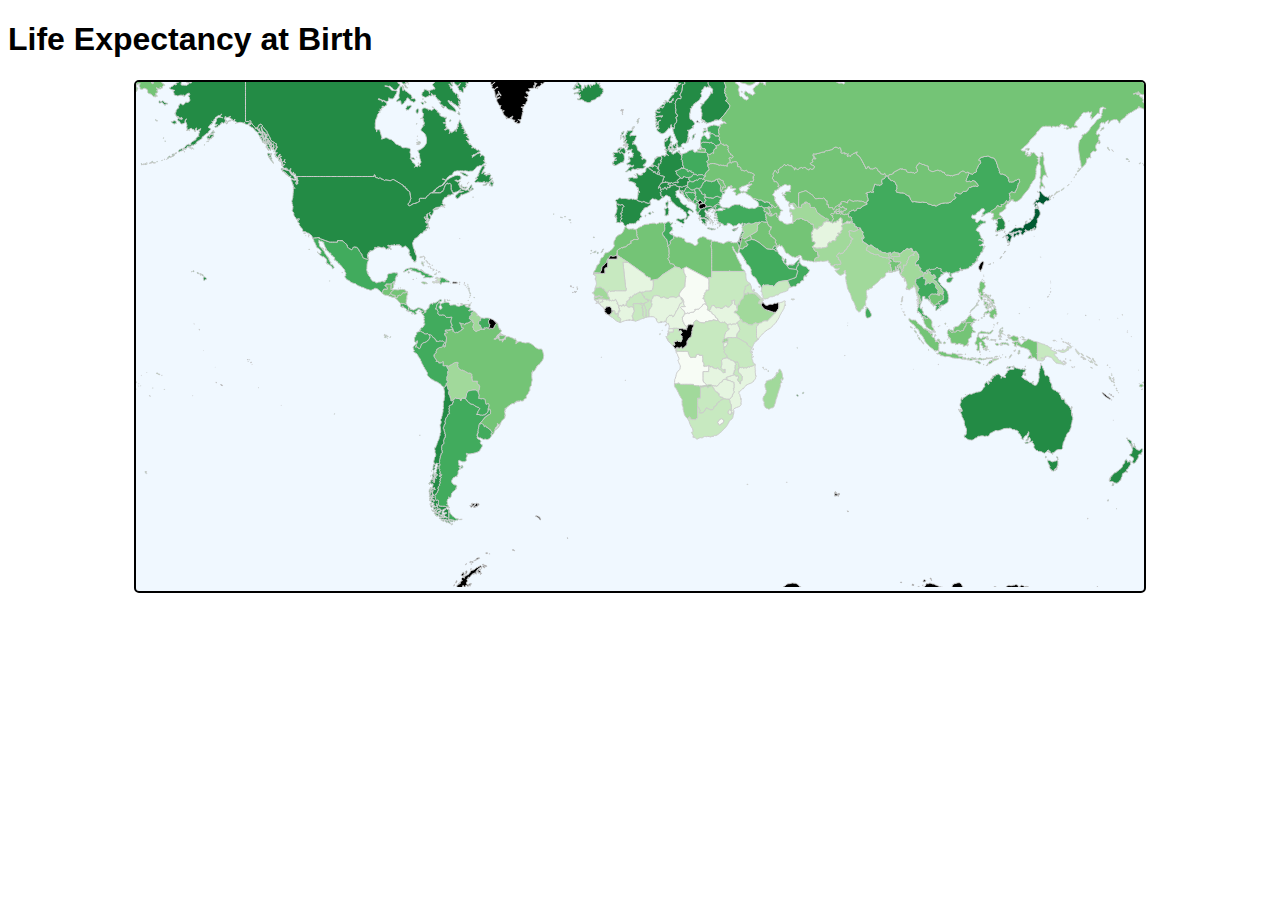
<file: projects/life_expectancy/index.html>
<!DOCTYPE html>
<meta charset="utf-8">
<title>Life Expectancy at Birth</title>
<link href="styles.css" rel="stylesheet" type="text/css"/>
<style>


</style>
</head>
<body>

  <h1>Life Expectancy at Birth</h1>
  <div id="container"></div>
  <script src="../../common/js/d3.v3.min.js"></script>
  <script src="../../common/js/queue.v1.min.js"></script>
  <script src="../../common/js/topojson.v1.min.js"></script>
  <script src="main.js"></script>
</body>
</html>
</file>
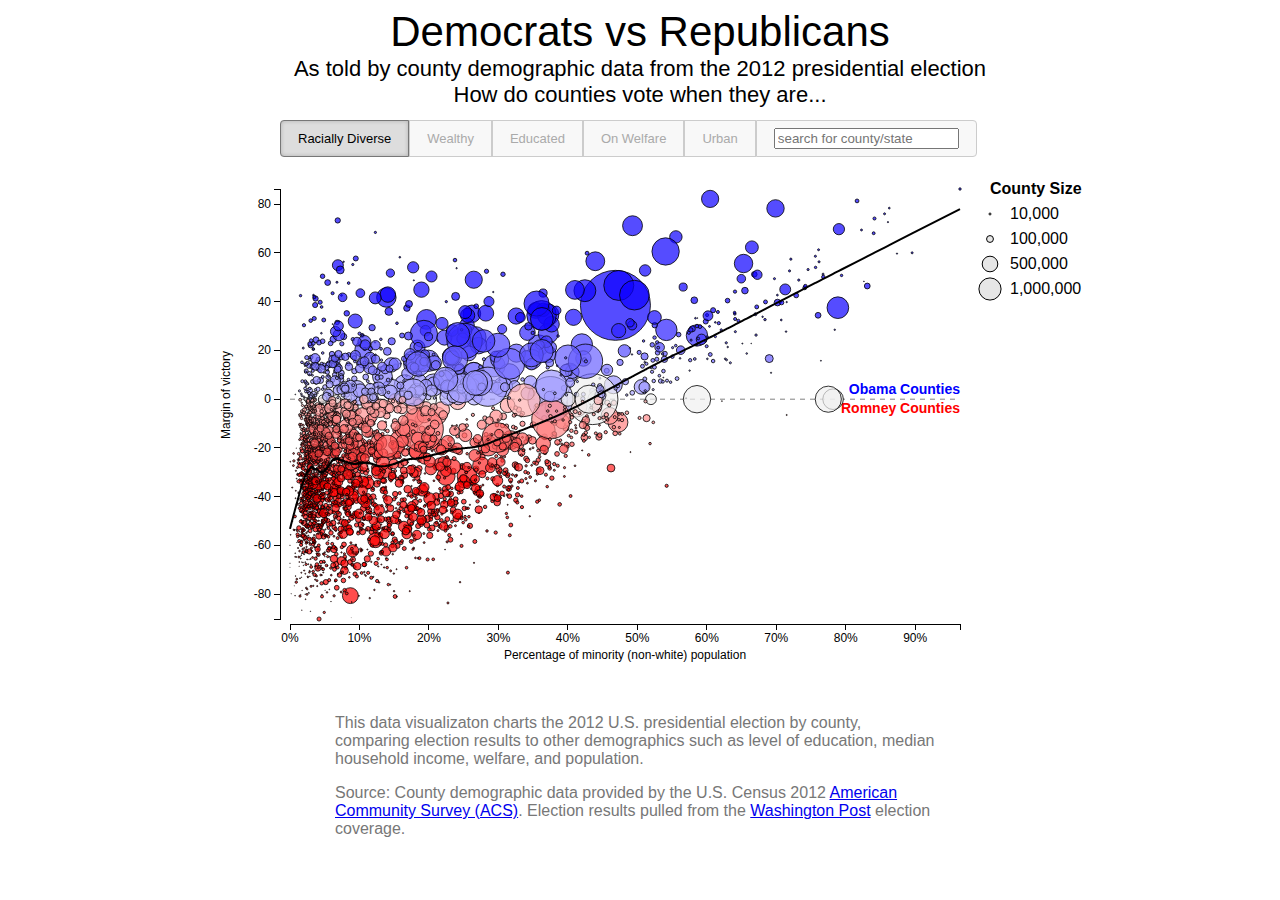
<file: projects/election_2012/election-chart.html>
﻿<!DOCTYPE html>
<html>
<head>
  <meta charset="utf-8" />
  <meta name="description" content="Data visualization of 2012 U.S. Presidential Election Results by County"/>
  <title>Democrats vs Republicans: The 2012 Election Results By County</title>
  <link rel="stylesheet" href="styles.css"/>
</head>
<body>
  <h1>Democrats vs Republicans</h1>
  <h2>As told by county demographic data from the 2012 presidential election<br/>
     How do counties vote when they are...</h2>
  <div class="chartwrapper"></div>
  <div class="description">
    <p>
        This data visualizaton charts the 2012 U.S. presidential election by county, comparing election results to other demographics such 
        as level of education, median household income, welfare, and population.
    </p>
    <p>
      Source: County demographic data provided by the U.S. Census 2012 <a href="http://www.census.gov/developers/data/">American Community Survey (ACS)</a>. 
      Election results pulled from the <a href="http://www.washingtonpost.com/wp-srv/special/politics/election-map-2012/president/">Washington Post</a> election coverage.
    </p>
  </div>
  <script src="../../common/js/d3.v3.min.js"></script>
  <script src="../../common/js/loess.js"></script>
  <script src="scatter.js"></script>
</body>
</html>
</file>
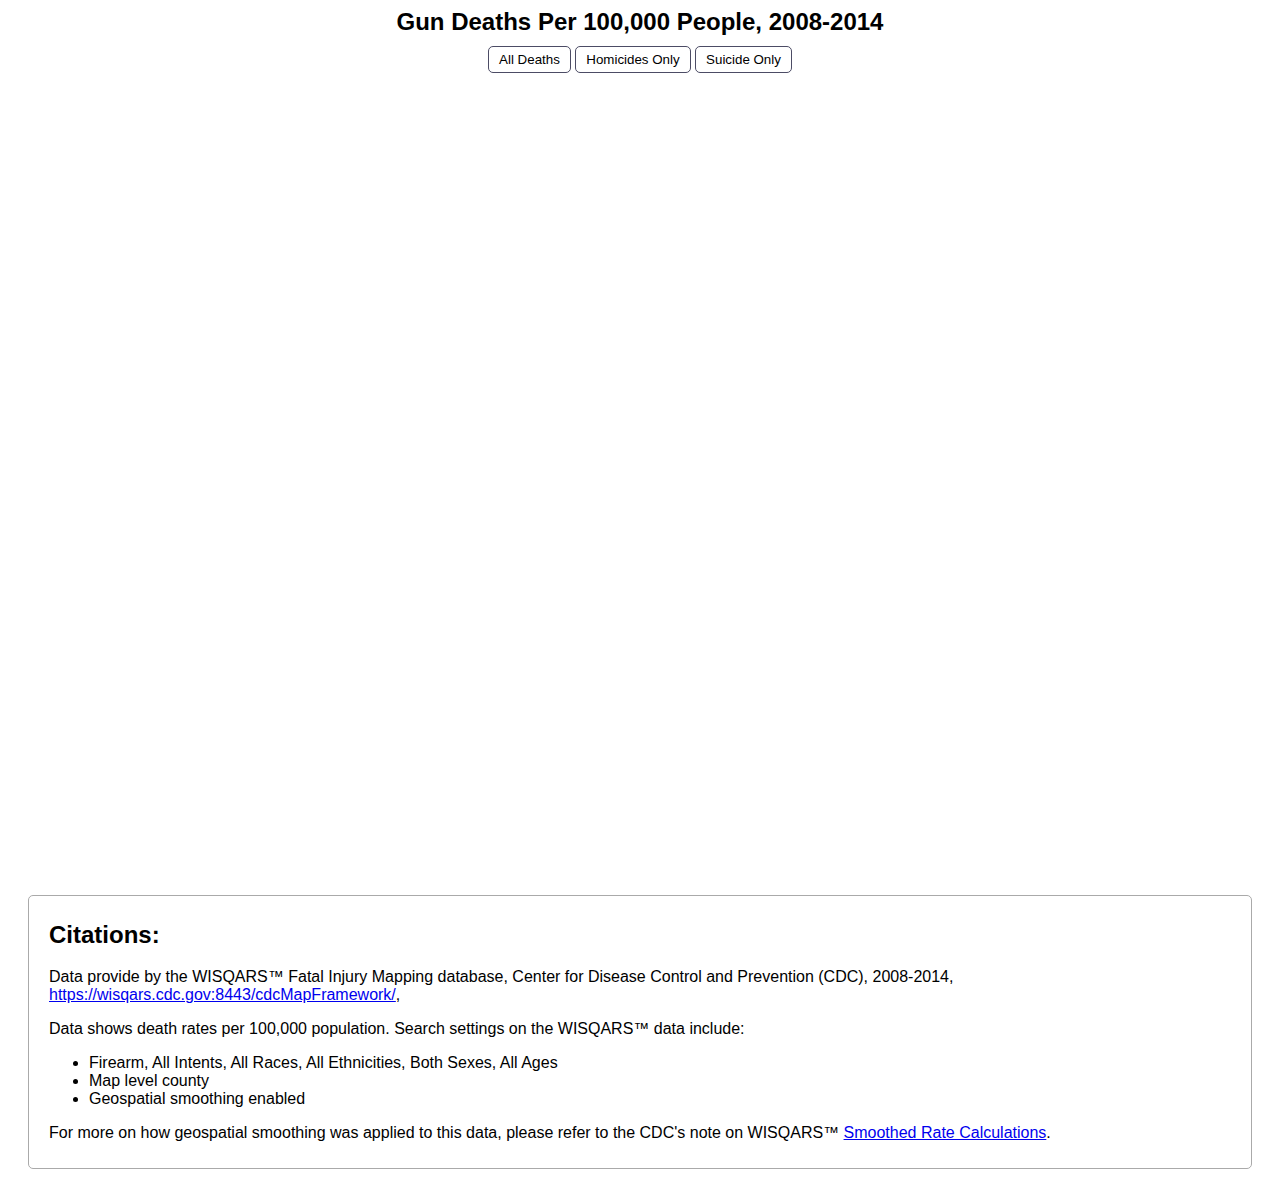
<file: projects/guns/gun-deaths-us.html>
<!DOCTYPE html>

<head>
  <meta name="viewport" content="width=device-width, initial-scale=1">
  <meta http-equiv="X-UA-Compatible" content="IE=edge">
  <meta property="og:url" content="https://rawgit.com/timmhayes/data-visualization/master/projects/guns/gun-deaths-us.html" />
  <meta property="og:description" content="Who Guns Kill: The highest rates of gun violence are not where you think." />
  <meta property="og:image" content="https://github.com/timmhayes/data-visualization/raw/master/common/img/guns.png" />
  <title>Gun Deaths Per 100,000 People, 2008-2014</title>
  <link rel="stylesheet" href="styles.css">
</head>
<div class="button-panel">
  <h1>Gun Deaths Per 100,000 People, 2008-2014</h1>
  <button data-update="all">All Deaths</button>
  <button data-update="homicide">Homicides Only</button>
  <button data-update="suicide">Suicide Only</button>
</div>
<div id="tooltip"></div>
<svg viewBox="0 0 1000 650"></svg>
<section class="citations">
  <h2>Citations:</h2>
  <p>
    Data provide by the WISQARS™ Fatal Injury Mapping database, Center for Disease Control and Prevention (CDC), 2008-2014,
    <a href="https://wisqars.cdc.gov:8443/cdcMapFramework/">https://wisqars.cdc.gov:8443/cdcMapFramework/</a>,
  </p>
  <p>
    Data shows death rates per 100,000 population. Search settings on the WISQARS™ data include:
  </p>
  <ul>
    <li>Firearm, All Intents, All Races, All Ethnicities, Both Sexes, All Ages </li>
    <li>Map level county</li>
    <li>Geospatial smoothing enabled</li>
  </ul>
  <p>
    For more on how geospatial smoothing was applied to this data, please refer to the CDC's note on WISQARS™
    <a href="https://www.cdc.gov/injury/wisqars/mapping_help/smoothed_rate.html">Smoothed Rate Calculations</a>.
  </p>
</section>
<script src="https://d3js.org/d3.v5.js"></script>
<script src="https://d3js.org/d3-request.v1.min.js"></script>
<script src="https://d3js.org/d3-queue.v3.min.js"></script>
<script src="https://d3js.org/topojson.v2.min.js"></script>
<script src="chart.js"></script>
</file>
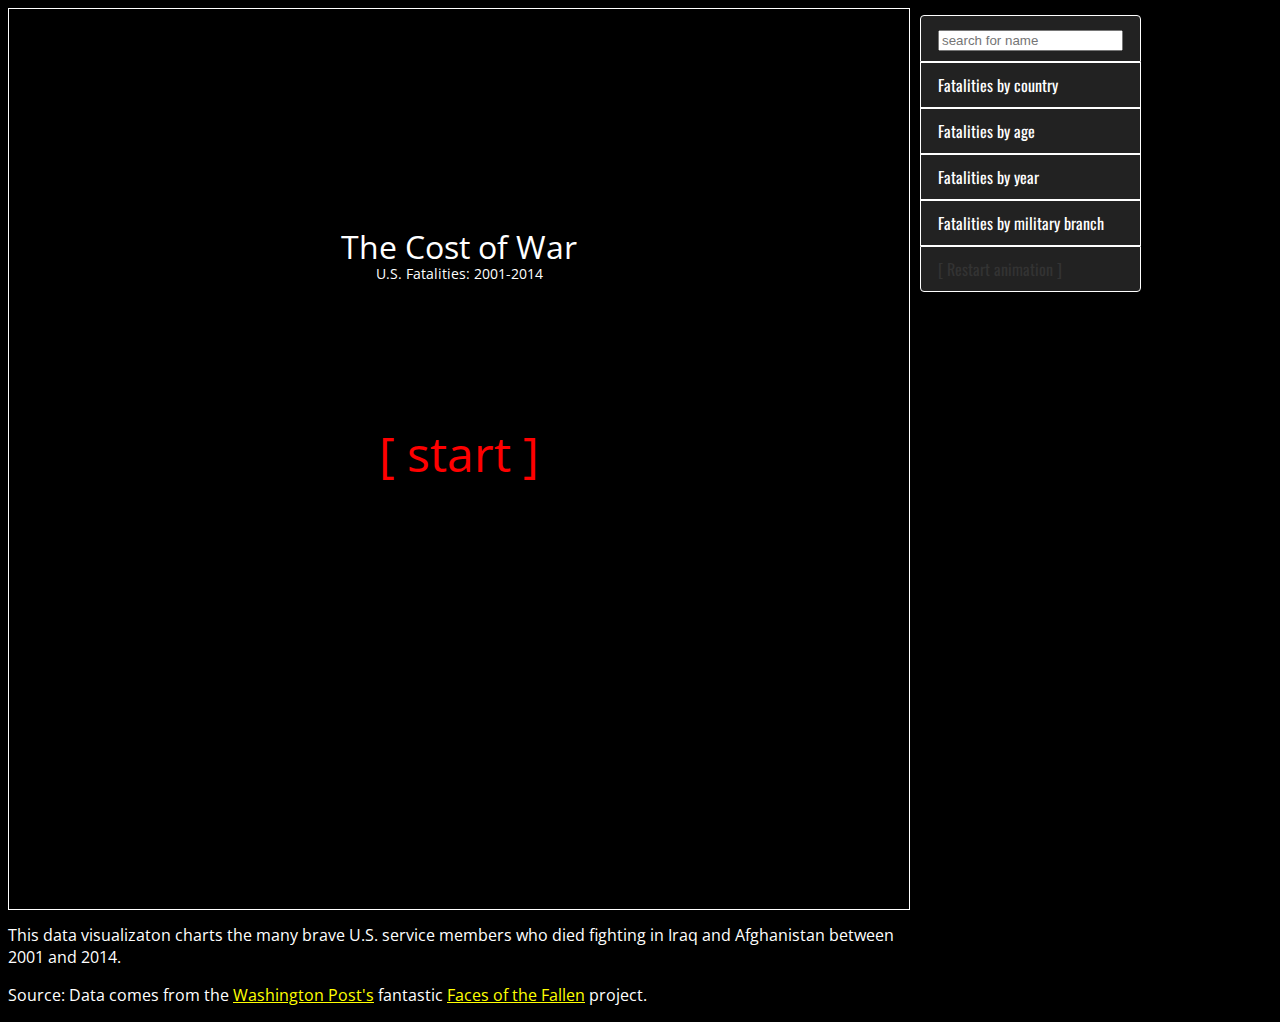
<file: projects/the_cost_of_war/chart.html>
﻿<!DOCTYPE html>
<html>
<head>
  <meta charset="utf-8" />
  <meta name="description" content="Data visualization of US military deaths in Afghanistan and Iraq"/>
  <title>The Cost of War: US Military Deaths in Afghanistan and Iraq</title>
  <link href='https://fonts.googleapis.com/css?family=Open+Sans:400,700|Oswald' rel='stylesheet' type='text/css'>
  <link rel="stylesheet" href="styles.css"/>
</head>
<body>
  <div class="chartwrapper"></div>
   <ul class="controls">
    <li><input type="text" placeholder="search for name" class="namesearch"/></li>
    <li data-type="loc" aria-role="button">Fatalities by country</li>
    <li data-type="age" aria-role="button">Fatalities by age</li>
    <li data-type="date" aria-role="button">Fatalities by year</li>
    <li data-type="b" aria-role="button">Fatalities by military branch</li>
    <li class="restart disabled" aria-role="button">[ Restart animation ]</li>
   </ul>
   <div class="description">
    <p>
      This data visualizaton charts the many brave U.S. service members who died fighting in Iraq and Afghanistan between 2001 and 2014.
    </p>
    <p>
      Source: Data comes from the <a href="http:www.washingtonpost.com">Washington Post's</a> fantastic <a href="http://apps.washingtonpost.com/national/fallen/">Faces of the Fallen</a> project. 
    </p>
  </div>
  <script src="../../common/js/d3.v3.min.js"></script>
  <script src="chart.js"></script>
</body>
</html>
</file>
<file: projects/life_expectancy/styles.css>
html {
  font-family: Arial;
}

.country:hover {
  stroke: #fff;
  stroke-width: 1.5px;
}

#container {
  margin: 10px 10%;
  border: 2px solid #000;
  border-radius: 5px;
  height: 100%;
  overflow: hidden;
  background: #F0F8FF;
}

.hidden {
  display: none;
}

div.tooltip {
  color: #222;
  background: #fff;
  padding: .5em;
  text-shadow: #f5f5f5 0 1px 0;
  border-radius: 2px;
  box-shadow: 0px 0px 2px 0px #a6a6a6;
  opacity: 0.9;
  position: absolute;
}

.graticule {
  fill: none;
  stroke: #bbb;
  stroke-width: .5px;
  stroke-opacity: .5;
}

.equator {
  stroke: #ccc;
  stroke-width: 1px;
}

.country {
  stroke: #ccc;
  stroke-width: 1px;

}

.spanavg-40 {
  fill: #f7fcf5;
}

.spanavg-45 {
  fill: #e5f5e0;
}

.spanavg-50 {
  fill: #c7e9c0;
}

.spanavg-55 {
  fill: #a1d99b;
}

.spanavg-60 {
  fill: #74c476;
}

.spanavg-65 {
  fill: #41ab5d;
}

.spanavg-70 {
  fill: #238b45;
}

.spanavg-75 {
  fill: #005a32;;
}
</file>
<file: projects/election_2012/styles.css>
﻿
html {
  background-color: #fff  /*f8f7f2*/;
  font-family: "Helvetica Neue", Helvetica, sans-serif;
}

h1 {
  font-size: 42px;
  font-weight: 300;
  margin:  0;
  text-align: center;
}

h2 {
  font-size: 22px;
  font-weight: 300;
  margin: 0;
  padding: 0;
  text-align: center;
}

.chartwrapper {
  height: 550px;
}

.chart {
  display: block;
  margin: 0 auto;
}

.description {
  color:  #777;
  margin: 0 auto;
  padding: 20px 10px 10px 0;
  width: 600px;
}

.tooltip {
  background-color: #fff;
  border: 1px #777 solid;
  border-radius: 5px;
  box-shadow: 5px 5px 10px rgba(128,128,128,0.5);
  opacity: 0.85;
  padding: 10px;
  position: absolute;
  top: 0;
  visibility: hidden;
  z-index: 10;
}

.tooltip h2 {
  text-align: left;
}

.axis path,
.axis line {
  fill: none;
  shape-rendering: crispEdges;
  stroke: #000;
}
.axis text {
  font-size: 12px;
}

.labelX, .labelY {
  font-size: 16px;
}
.labelX {
  text-anchor: middle;
}

.divider {
 stroke-width:  0.5;
 stroke: #000;
 stroke-dasharray: 5,5;
}

.nav {
  margin: 20px auto;
  padding: 0;
  width: 720px;
}
.nav li {
  background: #f8f8f8;
  border: 1px #ccc solid;
  color: #aaa;
  cursor: pointer;
  display: inline;
  font-size: small;
  list-style-type: none;
  padding: 10px 17px;
}
.nav li:first-child {
  border-radius: 4px 0 0 4px;
}
.nav li:last-child {
  border-radius: 0 4px 4px 0;
}
.nav li.active {
  background: #ddd;
  border-color: #777;
  box-shadow: inset 0 0 4px rgba(0,0,0,0.2);
  color: #000;
}

.key {
}
.key-title {
  font-weight: bold;
}
.key text {
  font-family: sans-serif;
  shape-rendering: crispedges;
}
.key circle {
  stroke: black;
  stroke-width:  1;
  fill: rgba(128,128, 128, 0.2);
}

.label-victor {
  font-size:  14px;
  font-weight:  bold;
}
.label-obama {
  fill: blue;
}
.label-romney {
  fill: red;
}

circle {
  visibility: visible;
  opacity: 1;
  transition: visibility 0s linear 0.3s, opacity 0.3s linear;
}
  .match {
    -moz-transition-delay: 0s;
    -webkit-transition-delay: 0s;
    transition-delay: 0s;
  }
  .nomatch {
    visibility: hidden;
    opacity: 0;
  }

.loess {
  stroke: #000;
  stroke-width: 2px;
  fill: none;
}
</file>
<file: projects/guns/styles.css>
html {
  font-family: Arial, Helvetica, sans-serif
}

h1 {
  font-size: 1.5rem;
  margin: 0 0 10px 0;
  text-align: center;
}

.button-panel {
  text-align: center;
}

button {
  background: white;
  border-radius: 5px;
  border: 1px rgb(76, 76, 101) solid;
  padding: 5px 10px;
}

button.active {
  background: rgb(43, 43, 77);
  color: white;
}

.counties :hover {
  fill: red;
}

.county-borders {
  fill: none;
  stroke: #fff;
  stroke-width: 0.5px;
  stroke-linejoin: round;
  stroke-linecap: round;
  pointer-events: none;
}

svg {
  display: block;
  height: auto;
  width: 100%;
  max-height: 95vh;
}

#tooltip {
  background: rgba(255,255,255,0.8);
  border: 1px rgb(76, 76, 101) solid;
  border-radius: 5px;
  display: none;
  right: 50px;
  position: absolute;
  top: 0;
  width: 200px;
}

#tooltip.on {
  display: block;
}

#tooltip h2 {
  background-color: rgb(76, 76, 101);
  color: #fff;
  font-size: 1.2rem;
  margin: 0;
  text-align: center;
}

#tooltip table {
  padding: 5px 15px;
  width: 100%;
}

#tooltip td:first-child {
  font-weight: bold;
}

#tooltip td:last-child {
  min-width: 80px;
  text-align: right;
}

.citations {
  border: 1px #aaa solid;
  border-radius: 5px;
  padding: 5px 20px 10px 20px;
  margin: 0 20px;
}
</file>
<file: projects/the_cost_of_war/styles.css>
body {
  background-color: black;
  color: white;
  font-family: 'Open Sans', sans-serif;
}

a {
  color: yellow;
}

.chartwrapper {
  height: 900px;
}

.description {
  max-width: 900px;
}

.tooltip {
  background-color: #000;
  border: 1px #fff solid;
  border-radius: 5px;
  box-shadow: 5px 5px 10px rgba(128,128,128,0.5);
  color: #fff;
  max-width: 400px;
  opacity: 0.85;
  padding: 10px;
  position: absolute;
  top: 0;
  visibility: hidden;
  z-index: 10;
}

  .tooltip h3 {
    border-bottom: 1px #fff solid;
    margin: 0 0 10px 0;
    padding: 0 0 10px 0;
  }

  .filter-date .date,
  .filter-loc .loc,
  .filter-age .age,
  .filter-b .b {
    background-color: red;
    font-weight: bold;
  }

  .tooltip span {
    font-weight: bold;
    padding: 0 5px;
  }

svg {
  border: 1px #fff solid;
  overflow: hidden;
}

text {
  fill: white;
  font-size: 18px;
  text-anchor: middle;
}

.title {
  font-size: 32px;
}

.subtitle, .title-counter {
  font-size: 14px;
}

.bigcircle {
  fill: white;
}

.counter {
  dominant-baseline: middle;
  font-size: 48px;
}
  .counter.loading {
    cursor: pointer;
    font-size: 32px;
  }
  .counter.initial {
    cursor: pointer;
    fill: red;
  }

.animationText {
  text-anchor: start;
}

circle {
  transition: visibility 0s linear 0.5s, opacity 0.5s linear;
}

  circle.initial {
    display: none;
  }

  circle.over {
    fill: #fff;
  }

  circle.match {
    -o-transition-delay: 0s;
    -moz-transition-delay: 0s;
    -webkit-transition-delay: 0s;
    opacity: 1;
    transition-delay: 0s;
    visibility: visible;
  }

  circle.nomatch {
    visibility: hidden;
    opacity: 0;
  }

.controls {
  left: 905px;
  margin: 10px;
  padding: 5px;
  position: absolute;
  top: 0;
}

  .controls li {
    background: #222;
    border: 1px #fff solid;
    color: #fff;
    cursor: default;
    font-family: 'Oswald', sans-serif;
    list-style-type: none;
    padding: 10px 17px;
  }

    .controls li:hover:not(.disabled) {
      background: #333;
      cursor: pointer;
      text-decoration: underline;
    }

    .controls li:first-child {
      border-radius: 4px 4px 0 0;
    }

    .controls li:last-child {
      border-radius: 0 0 4px 4px;
    }

    .controls li.active {
      background: #444;
    }

    .controls li.disabled {
      color:  #333
    }

      .controls li.active:before {
        color: red;
        content: ">";
        font-weight: bold;
        left: 10px;
        position: absolute;
      }
</file>
